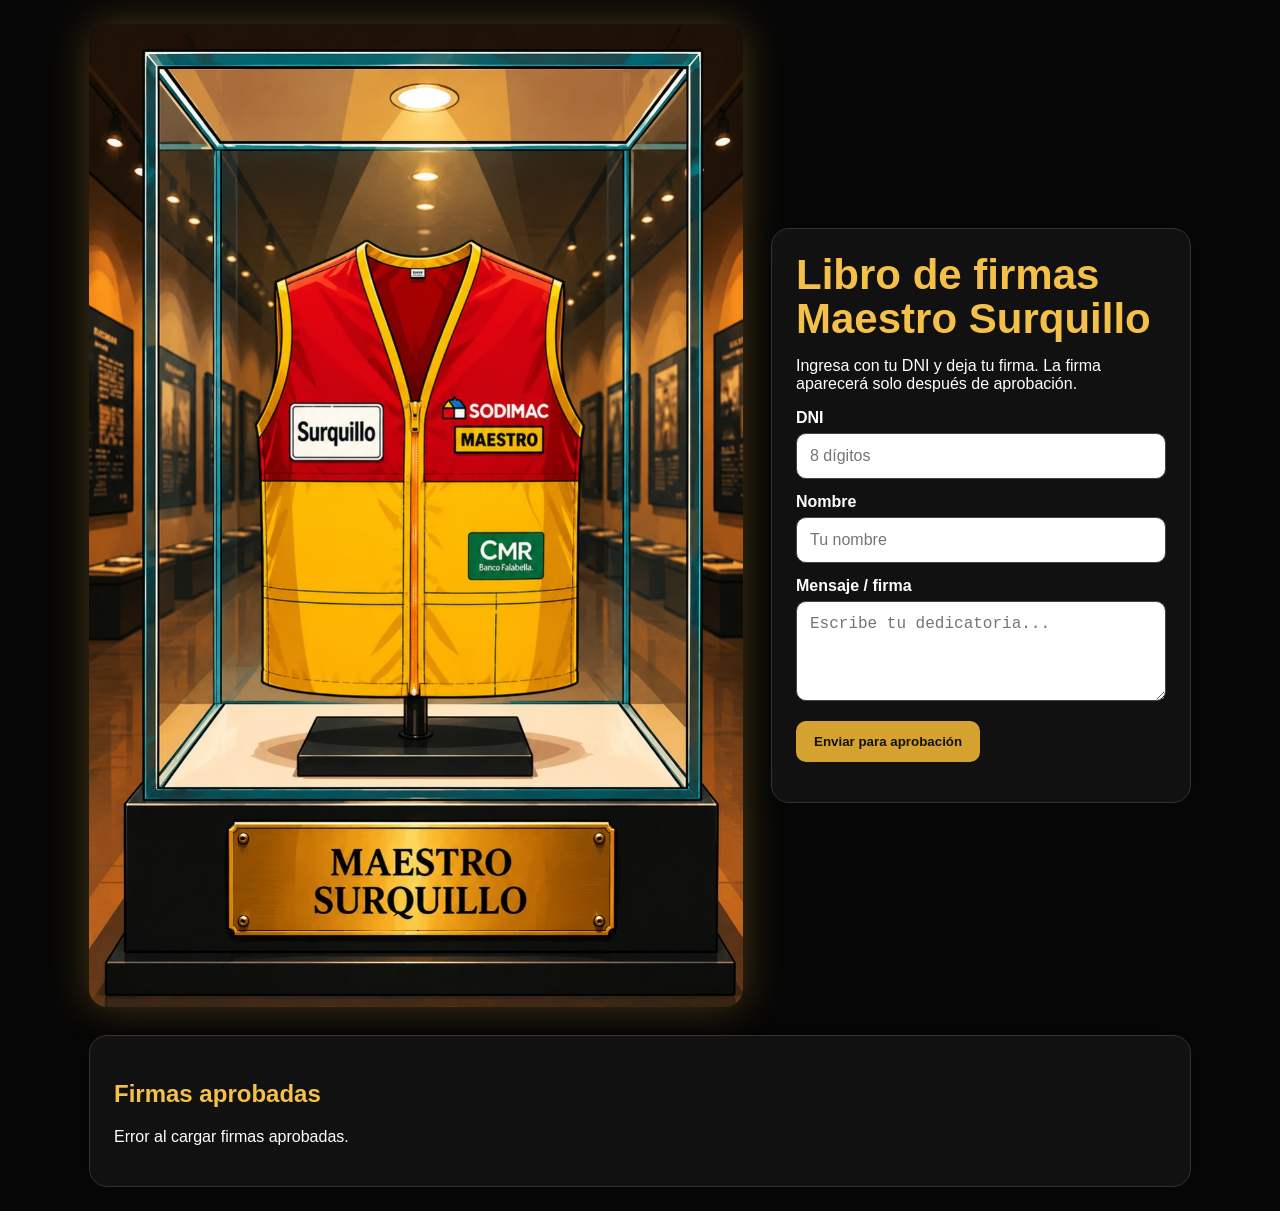
<file: index.html>
<!doctype html>
<html lang="es">
<head>
  <meta charset="utf-8">
  <meta name="viewport" content="width=device-width, initial-scale=1">
  <title>Firmas Maestro Surquillo</title>
  <link rel="stylesheet" href="styles.css">
</head>
<body>
  <main class="wrap">
    <section class="hero">
      <img src="maestro-surquillo.png" alt="Mandil Maestro Surquillo en museo">
      <div class="panel">
        <h1>Libro de firmas<br>Maestro Surquillo</h1>
        <p>Ingresa con tu DNI y deja tu firma. La firma aparecerá solo después de aprobación.</p>

        <form id="firmaForm">
          <label>DNI</label>
          <input id="dni" inputmode="numeric" maxlength="8" placeholder="8 dígitos" required>

          <label>Nombre</label>
          <input id="nombre" placeholder="Tu nombre" required>

          <label>Mensaje / firma</label>
          <textarea id="mensaje" rows="4" placeholder="Escribe tu dedicatoria..." required></textarea>

          <button type="submit">Enviar para aprobación</button>
        </form>

        <p id="estado" class="estado"></p>
      </div>
    </section>

    <section class="firmas">
      <h2>Firmas aprobadas</h2>
      <div id="listaFirmas"></div>
    </section>
  </main>

  <script src="script.js"></script>
</body>
</html>
</file>
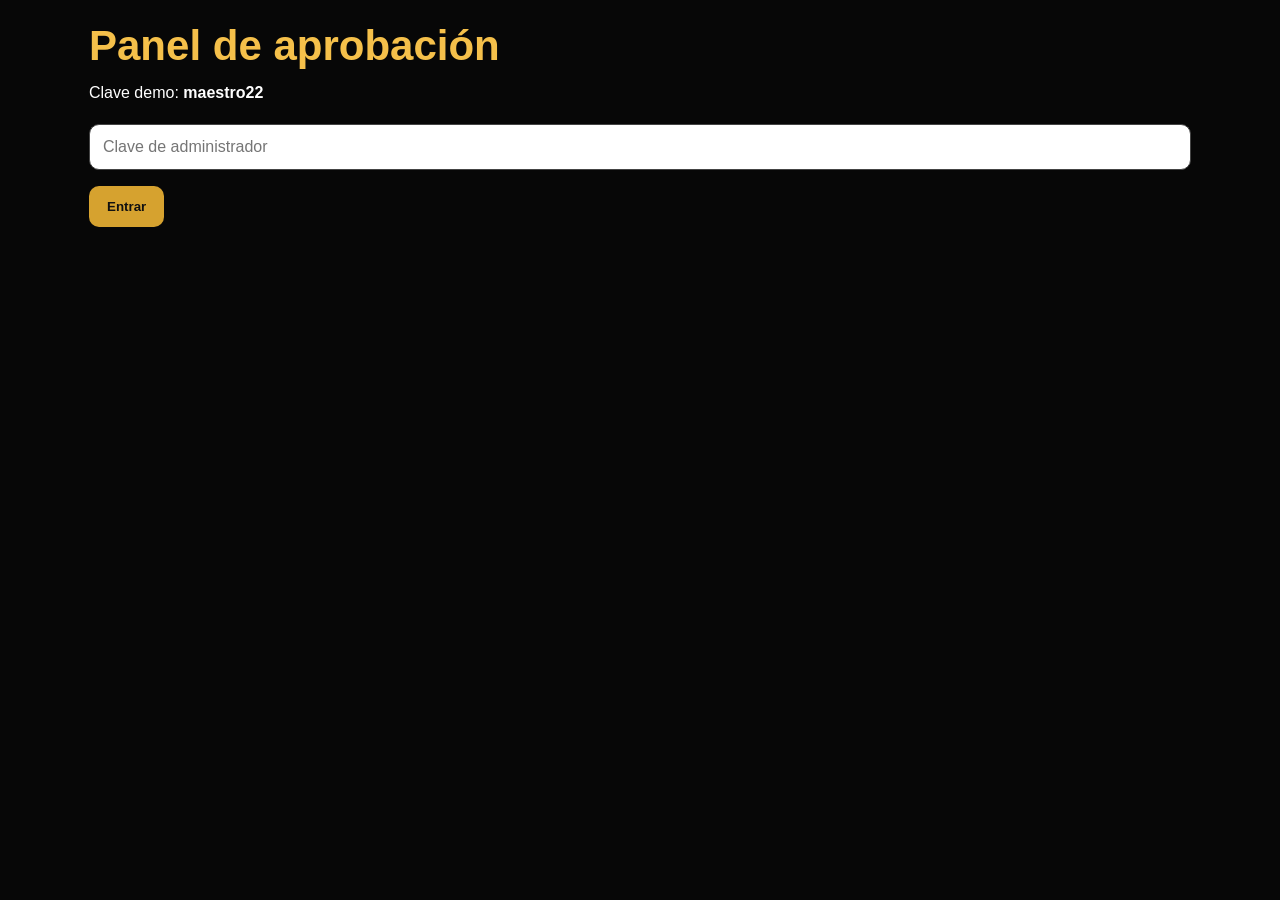
<file: admin.html>
<!doctype html>
<html lang="es">
<head>
  <meta charset="utf-8">
  <meta name="viewport" content="width=device-width, initial-scale=1">
  <title>Admin - Firmas</title>
  <link rel="stylesheet" href="styles.css">
</head>
<body>
  <main class="wrap admin">
    <h1>Panel de aprobación</h1>
    <p>Clave demo: <b>maestro22</b></p>

    <div id="login">
      <input id="clave" type="password" placeholder="Clave de administrador">
      <button onclick="entrarAdmin()">Entrar</button>
    </div>

    <section id="panelAdmin" hidden>
      <h2>Firmas pendientes</h2>
      <div id="pendientes"></div>

      <h2>Firmas aprobadas</h2>
      <div id="aprobadas"></div>
    </section>
  </main>

  <script src="script.js"></script>
</body>
</html>
</file>
<file: styles.css>
*{box-sizing:border-box}body{margin:0;font-family:Arial,Helvetica,sans-serif;background:#070707;color:#fff}
.wrap{max-width:1150px;margin:auto;padding:24px}
.hero{display:grid;grid-template-columns:1fr 420px;gap:28px;align-items:center}
.hero img{width:100%;border-radius:18px;box-shadow:0 0 40px rgba(255,190,60,.25)}
.panel,.firmas,.admin section{background:#111;border:1px solid #333;border-radius:18px;padding:24px;box-shadow:0 0 25px rgba(0,0,0,.45)}
h1{font-size:42px;line-height:1.05;margin:0 0 12px;color:#f5c04a}
h2{color:#f5c04a}
label{display:block;margin-top:14px;font-weight:bold}
input,textarea{width:100%;padding:13px;margin-top:6px;border-radius:10px;border:1px solid #444;background:#fff;color:#111;font-size:16px}
button{margin-top:16px;padding:13px 18px;border:0;border-radius:10px;background:#d6a22f;color:#111;font-weight:bold;cursor:pointer}
button:hover{filter:brightness(1.1)}
.estado{color:#8ff0a4;font-weight:bold}
.firmas{margin-top:28px}
.card{background:#1a1a1a;border:1px solid #333;border-radius:14px;padding:16px;margin:12px 0}
.card small{color:#bbb}
.acciones button{margin-right:8px}
@media(max-width:850px){.hero{grid-template-columns:1fr}h1{font-size:34px}}
</file>
